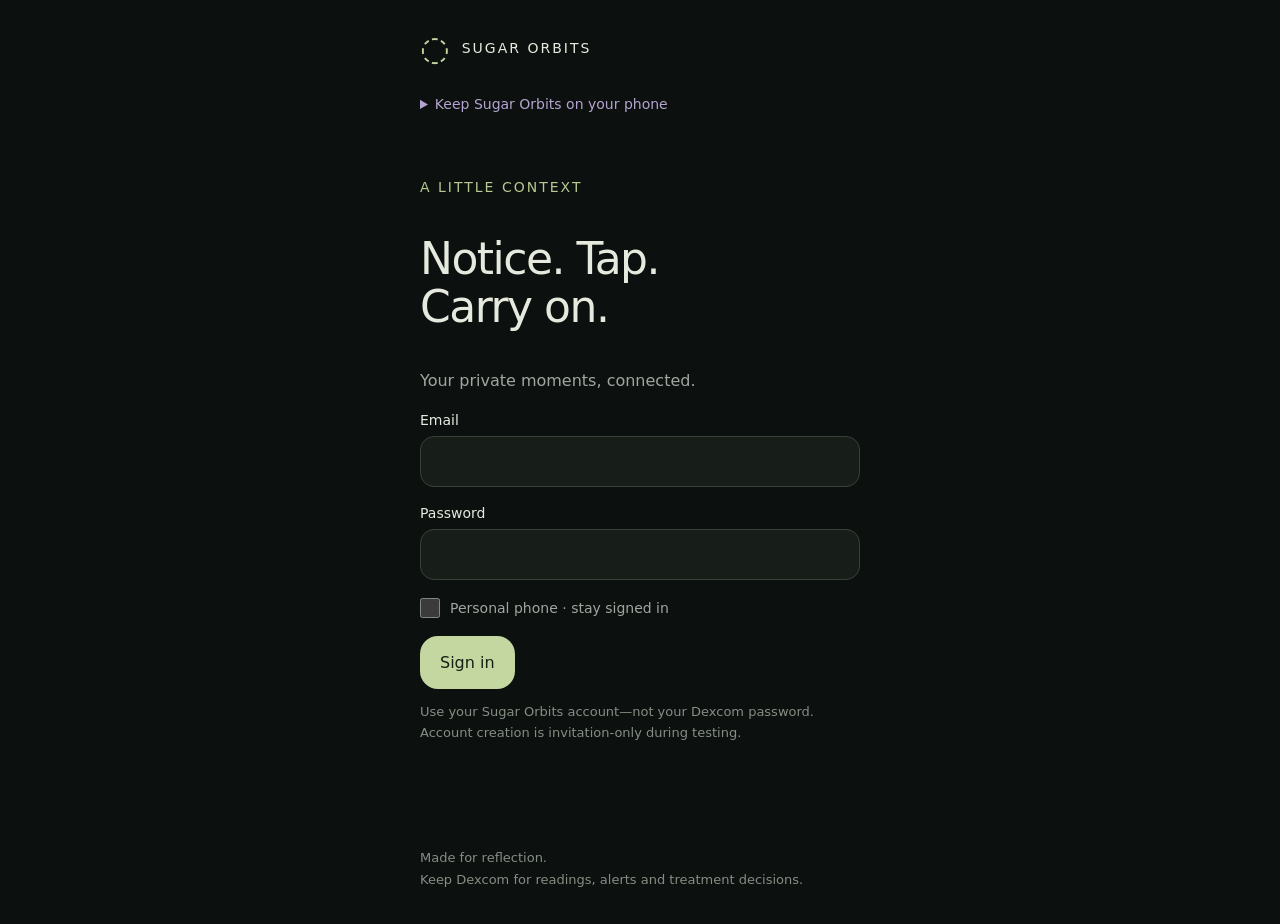
<file: cloud-phone/index.html>
<!doctype html>
<html lang="en">
<meta charset="utf-8">
<meta name="viewport" content="width=device-width,initial-scale=1,viewport-fit=cover">
<meta name="theme-color" content="#0c100f">
<meta name="apple-mobile-web-app-capable" content="yes">
<meta name="apple-mobile-web-app-title" content="Sugar Orbits">
<link rel="manifest" href="manifest.webmanifest">
<link rel="apple-touch-icon" href="app-icon-180.png">
<title>Sugar Orbits · Rhythm</title>
<link rel="stylesheet" href="style.css?v=20261120-food-choices-1">
<style>.food-line{display:flex;justify-content:space-between;align-items:flex-start;gap:16px;padding:14px 0;border-bottom:1px solid #2c372e;color:#b9c3b4}.food-line span{font-size:.875rem;line-height:1.4}.food-line strong{white-space:nowrap;font-size:.875rem;font-weight:500;color:#dbe7cc}.choice-label{margin:22px 0 10px;color:#d7e2cd}.food-choice{width:100%;display:grid;grid-template-columns:1fr auto;text-align:left;gap:4px 12px;margin:8px 0;padding:14px 16px;background:#18211b;color:#dce5d4;border:1px solid #394738}.food-choice strong{font-weight:500;color:#c4d7a0}.food-choice small{grid-column:1/-1;color:#8f9b8e}.food-choice[aria-pressed=true]{border-color:#b4a4d0;background:#292431}.food-choice[aria-pressed=true] strong{color:#e0d4f0}</style>
<style>.personal-device{display:flex;align-items:center;gap:10px;color:#9fa79f}.personal-device input{width:20px;height:20px;margin:0;flex:0 0 auto}.about{margin:28px 0}.about summary{color:#9fa79f}</style>
<script src="rhythm.js?v=20261119-tag-ready-1" defer></script><script src="orbit-draw.js?v=20261119-tag-ready-1" defer></script>
<script src="after-moment.js?v=20261119-tag-ready-1" defer></script>
<script src="focus-core.js?v=20261119-tag-ready-1" defer></script>
<script src="rhythm-calm.js?v=20261119-tag-ready-1" defer></script>
<script src="pwa.js?v=20261119-tag-ready-1" defer></script>
<script src="app.js?v=20261120-fix-flow-1" defer></script>
<main>
  <header><span class="mark">◌</span><span>SUGAR ORBITS</span></header>
  <details class="install-help"><summary>Keep Sugar Orbits on your phone</summary><p>Open this link in Safari, tap Share, then Add to Home Screen. Open the new icon to use app mode and enable reminders. Internet is required; health data is not cached for offline use.</p><p id="install-status" class="hint"></p></details>
  <section id="login">
    <p class="eyebrow">A LITTLE CONTEXT</p><h1>Notice. Tap.<br>Carry on.</h1>
    <p>Your private moments, connected.</p>
    <form id="login-form">
      <label>Email<input id="email" type="email" autocomplete="username" required></label>
      <label>Password<input id="password" type="password" autocomplete="current-password" required></label>
      <label class="personal-device"><input id="remember-device" type="checkbox">Personal phone · stay signed in</label>
      <button type="submit">Sign in</button>
    </form>
    <p class="hint">Use your Sugar Orbits account—not your Dexcom password. Account creation is invitation-only during testing.</p>
  </section>
  <section id="moments" hidden>
    <nav aria-label="Companion sections"><button data-tab="rhythm" aria-pressed="true">Rhythm</button><button data-tab="focus" aria-pressed="false">Coach</button><button data-tab="food" aria-pressed="false">Food Genie</button></nav>
    <div class="quick-head"><span>A moment of context</span><button id="quick-log-toggle" class="quiet" aria-expanded="true" aria-controls="quick-log">Hide quick log</button></div>
    <div id="quick-log"><div class="tags">
      <button data-kind="activity"><span>↗</span>Activity</button>
      <button data-kind="stress"><span>≈</span>Stress</button>
      <button data-kind="other"><span>＋</span>Other</button>
    </div>
    </div>
    <section id="panel-rhythm">
      <p class="eyebrow rhythm-eyebrow">YOUR RHYTHM</p><h1 class="rhythm-title" id="lens-title">Your rhythm.</h1>
      <p id="rhythm-period" class="hint">Seven completed days · Europe/Berlin</p>
      <div class="lens-switch" role="group" aria-label="Average period"><button id="calm-3" aria-pressed="false">3 days</button><button id="calm-7" aria-pressed="true">7 days</button></div>
      <div hidden><button id="lens-week"></button><button id="lens-patterns"></button><button id="lens-focus"></button></div>
      <div class="rhythm-orbit"><canvas id="rhythm-canvas" width="800" height="800" aria-label="Seven daily glucose rings"></canvas><div class="rhythm-centre"><strong id="rhythm-range">—</strong><span id="lens-centre-label">in range</span><small id="lens-centre-note">recorded samples</small></div></div>
      <p id="lens-summary" class="hint lens-summary">Your recorded days will appear here.</p>
      <button id="calm-reset" class="quiet" hidden>Back to daily average</button>
      <div id="calm-items" class="calm-items"></div><p id="calm-empty" class="hint" hidden></p>
      <article id="calm-selection" class="card" hidden><h2 id="calm-observation"></h2><p id="calm-numbers"></p><button id="calm-coach">Review with coach</button><details><summary>About this observation</summary><p id="calm-method" class="hint"></p></details></article>
      <details class="calm-guides"><summary>Reading the orbit</summary><p class="hint">Neutral is the average glucose curve. Orange is above 10; blue is below 3.9 mmol/L. Purple circles mark the range. The average can hide individual highs and lows.</p></details>
      <div id="lens-day-controls"><label for="lens-day" id="lens-day-label">All seven days · oldest inside, newest outside</label><input id="lens-day" type="range" min="0" max="7" step="1" value="0" aria-label="Day dial: zero is all days, one is oldest, seven is newest"><button id="lens-all-days" class="quiet">All days</button></div>
      <div id="lens-options" class="pattern-options" hidden></div>
      <article id="lens-choice" class="card" hidden><p class="eyebrow">A POSSIBILITY, NOT A VERDICT</p><h2 id="lens-observation"></h2><p>Does anything about this time feel familiar?</p><p id="lens-context-tags" class="hint"></p><details><summary>What is behind this suggestion?</summary><p id="lens-evidence" class="hint"></p></details>
        <div class="lens-decisions"><button id="lens-explore">Explore this</button><button id="lens-watch" class="secondary">Just keep watching</button><button id="lens-dismiss" class="quiet">Not relevant</button></div><p id="lens-existing" class="hint" hidden>You already have a focus. You can explore this evidence without replacing it; finish your current thread in Coach before choosing another.</p>
        <form id="lens-experiment" hidden><label for="lens-intent">What would you like to try—or simply pay attention to?</label><input id="lens-intent" required maxlength="160" placeholder="My idea, in my own words"><p class="hint">You choose the experiment. No automatic AI request or reminder. Saving uses your connected cloud focus, or explicitly labelled device-only mode.</p><button type="submit">Make this my focus</button></form>
      </article>
      <p id="lens-response" class="hint" role="status" aria-live="polite"></p>
      <article id="lens-focus-card" class="focus-card" hidden><span class="eyebrow">YOUR CHOSEN THREAD</span><strong id="lens-focus-title"></strong><p id="lens-focus-copy"></p><p id="lens-focus-progress" class="hint"></p><button id="lens-coach">Open my coach & check-in</button></article>
      <section id="lens-trace-wrap" hidden><h2 id="lens-trace-title"></h2><canvas id="lens-trace" height="200" role="img" aria-label="Daily readings behind this window"></canvas><p class="hint">Actual daily paths, not an average. Purple is 3.9–10 mmol/L. Gaps over 10 minutes stay open. Clock labels use Europe/Berlin; repeated daylight-saving hours may overlap.</p></section>
      <button id="lens-show-all" class="quiet">Show all pattern suggestions</button>
      <p id="rhythm-coverage" class="hint" role="status">Loading your recorded rhythm…</p>
      <p class="hint">Week: one ring per day, colour only where readings cross range. Patterns: grey daily rings with recurring-window markers. My focus: weekly mean with preceding-week comparison and 3.9 / 10 guides. Missing sections are never filled in.</p>
      <details class="tap-explorer"><summary>Explore individual taps</summary><article class="after-moment card" aria-labelledby="after-title">
        <p class="eyebrow">YOUR TAPS · A CLOSER LOOK</p><h2 id="after-title">After a moment.</h2>
        <div id="after-filters" class="trace-controls" role="group" aria-label="Filter moments"></div>
        <label>Choose a moment<select id="after-event"></select></label>
        <div id="after-durations" class="trace-controls" role="group" aria-label="Hours after the moment"></div>
        <p id="after-caption" class="hint"></p>
        <canvas id="after-canvas" height="250" role="img" aria-label="Glucose readings after the selected moment"></canvas>
        <p id="after-status" class="hint" role="status" aria-live="polite">Log a moment to explore what follows.</p>
        <button id="after-refresh" class="quiet">Refresh this window</button>
        <p class="hint">Actual readings, not an average. Purple marks 3.9–10 mmol/L. Gaps over 10 minutes break the line. Times use this phone’s time zone. After this moment—not necessarily because of it.</p>
      </article>
      </details><button id="home-focus" class="focus-card"><span class="eyebrow">MY FOCUS</span><strong id="home-focus-title">What would you like to notice?</strong><span id="home-focus-description">Choose one period or explore tagged activity.</span></button>
      <p class="association-note">Describe an association. Not a conclusion.</p>
      <details class="connection-details"><summary>Dexcom connection & refresh</summary>
      <div class="card" id="dexcom-card"><p class="eyebrow">DEXCOM CONNECTION TEST</p>
        <p id="dexcom-status" role="status">Sign in to check stored readings.</p>
        <strong id="dexcom-value">—</strong><span id="dexcom-unit" hidden> mmol/L · latest stored reading</span>
        <p id="dexcom-time"></p><p id="dexcom-sync-time" class="hint"></p>
        <button id="dexcom-sync">Fetch Dexcom data</button><button id="dexcom-refresh" class="quiet">Refresh status</button>
        <p class="hint">Fetch requests up to 24 hours from Share. Refresh only reads the cloud copy. No readings are sent to AI. Collection continues with the app closed only if your scheduled collector is working; Pi pairing is separate.</p>
      </div>
      </details>
    </section>
    <section id="panel-focus" hidden>
      <p id="calm-coach-context" class="hint" hidden></p>
      <p id="cloud-focus-status" class="hint" role="status"></p><button id="refresh-focus" class="quiet">Refresh cloud focus</button><button id="move-local-focus" class="quiet" hidden>Start a new cloud week from my device-only plan</button>
      <p class="eyebrow">ONE SMALL FOCUS</p><h1 class="rhythm-title">Keep one thread.</h1><p>Notice what happens together. You choose what to explore.</p>
      <p id="focus-observation" class="hint">No pattern conclusions are generated without enough covered days.</p>
      <article class="card" id="coach-card"><p class="eyebrow">A QUIET SECOND LOOK</p><p>Let the coach find the clearest repeating rhythm. You decide whether it matters.</p>
        <p id="coach-active-note" class="hint" hidden>Your focus is underway. Check in below, ask the coach for an observation idea, or review progress. Finish or save a reflection before choosing another focus.</p>
        <div id="coach-new-options"><button id="coach-find">Show what stands out</button><p class="hint">Calculated summaries only—raw readings, timestamps and notes stay out of AI.</p></div>
        <p id="coach-status" role="status" aria-live="polite"></p><div id="coach-suggestions"></div>
        <button id="coach-manual" class="secondary" hidden>Choose a focus myself</button>
      </article>
      <p id="selected-focus-note" class="hint" hidden></p>
      <form id="focus-plan" class="card">
        <h2>Your choice, your experiment.</h2><p class="hint">Pick an AI suggestion above, or choose a period yourself below.</p>
        <label>What are you curious about?<select id="focus-kind"><option value="high">Periods above range</option><option value="low">Periods below range</option><option value="activity">After activity</option><option value="stress">After stress</option></select></label>
        <label id="focus-window-label">Time of day<select id="focus-window"><option value="0">00:00–03:00</option><option value="180">03:00–06:00</option><option value="360">06:00–09:00</option><option value="540">09:00–12:00</option><option value="720">12:00–15:00</option><option value="900">15:00–18:00</option><option value="1080">18:00–21:00</option><option value="1260">21:00–24:00</option></select></label>
        <label>What will you try or simply observe?<input id="focus-habit" maxlength="160" required placeholder="e.g. Tag my gym visits and notice the pattern"></label>
        <div id="habit-ideas" class="trace-controls" role="group" aria-label="Low effort observation ideas"><button type="button" data-experiment="tag">Tag context</button><button type="button" data-experiment="routine">Notice routines</button><button type="button" data-experiment="team">Ask my team</button></div>
        <p class="hint">One small focus for seven days.</p><button type="submit">Start my seven days</button>
      </form>
      <div id="focus-thread" hidden><article class="card"><p class="eyebrow" id="focus-stage"></p><h2 id="focus-title"></h2><p id="focus-habit-copy"></p><p id="focus-review-date" class="hint"></p>
        <p class="eyebrow">A SMALL CHECK-IN</p><p id="focus-prompt">How did your chosen experiment fit today?</p><div class="checkin-actions"><button data-checkin="tried">Tried it</button><button data-checkin="not-today" class="secondary">Not today</button><button data-checkin="skip" class="quiet">Skip</button></div><p id="focus-checkin-status" class="hint" role="status"></p>
        <details><summary>Add a thought</summary><label>Optional reflection<input id="focus-note" maxlength="240" placeholder="Anything you noticed, without needing a perfect record"></label><button id="save-focus-note" class="quiet">Save thought</button></details>
      </article><article class="card"><h2>What is being observed?</h2><p id="focus-progress"></p><p id="focus-comparison" class="hint"></p><p id="focus-tags" class="hint"></p><button id="focus-review" class="quiet">Update progress</button><p class="hint">Associations only. Tags do not establish causes; fewer highs are not presented as a win without also showing lows and coverage.</p></article>
      <article class="card"><h2>A little help choosing your next step.</h2><button id="focus-ask">Check in with coach</button><p class="hint">The coach sees summaries and check-in counts—not your notes or raw readings.</p><p id="focus-ai-answer" role="status"></p><div id="focus-ai-ideas"></div></article>
      <article id="focus-reflection" class="card" hidden><h2 id="focus-outcome-title">What would you like to keep?</h2><p class="hint">Even a clearer improvement is not proof of a cause or a permanent resolution. What do you think worked well?</p><label>One thing worth remembering<input id="focus-worked" maxlength="240" placeholder="Something that felt practical for me"></label><button id="keep-focus">Save what helped</button></article>
      <button id="finish-focus" class="quiet">Finish this focus</button></div>
      <article class="card"><h2>Reminders that fit the moment.</h2><p class="hint">Focus reminders follow the chosen window in Europe/Berlin, including daylight-saving changes. Activity focuses use the clock time below. Nothing is enabled automatically.</p>
        <button id="push-enable">Enable notifications on this phone</button><button id="push-disable" class="quiet">Disable notifications on this phone</button><p id="push-status" class="hint" role="status"></p>
        <div id="active-reminder-controls" hidden>
        <label class="consent"><input id="reminder-enabled" type="checkbox">Remind me for the active focus</label>
        <label>When?<select id="reminder-lead"><option value="15">15 minutes before</option><option value="0">At the start</option><option value="30">30 minutes before</option></select></label>
        <label>For activity / stress focuses<input id="reminder-time" type="time" value="18:00"></label>
        <div class="reminder-times"><label>Quiet from<input id="quiet-start" type="time" value="22:00"></label><label>Until<input id="quiet-end" type="time" value="08:00"></label></div>
        <button id="save-reminder" class="quiet">Save active focus reminder</button><p class="hint">Quiet hours skip a reminder rather than moving it to an unrelated time. Equal quiet times turn quiet hours off. Delivery is best-effort, never a glucose alarm.</p>
        </div>
      </article>
      <section id="kept-focuses"><h2>Keep what helped.</h2><p class="hint">Reflections you choose to keep appear here. Optional weekly reminders can maintain the habit even while you explore another focus. Each plan expires 28 days after it began.</p><div id="kept-list"></div></section>
    </section>
    <section id="panel-food" hidden>
      <h2>A second look at your plate.</h2><p>Scan it. Say it. Or tap a staple.</p>
      <div class="food-actions"><button id="scan-now">◎ Scan now</button><button id="text-food" class="secondary">Type or dictate</button></div>
      <div class="staples-head"><h3>Your staples</h3><button id="manage-staples" class="quiet">Edit</button></div><div id="staples" class="staples"></div>
      <p class="hint">Favourites save food names and usual portions on this device, separately per account—not carb estimates. They do not sync yet.</p>
      <details><summary class="quiet">Or choose an existing photo</summary><input id="photo" type="file" accept="image/*" capture="environment"></details>
      <img id="photo-preview" alt="Your selected meal" hidden>
      <p class="hint">A resized photo is analyzed only when you tap Identify. Sugar Orbits does not save it.</p>
      <button id="identify" disabled hidden>Identify food with AI</button>
      <div id="food-confirm" hidden>
        <label>What are you eating?<textarea id="foods" maxlength="500" rows="3" placeholder="e.g. dark bread with peanut butter"></textarea></label>
        <label>How much will you eat?<input id="portion" maxlength="300" placeholder="e.g. 150 g cooked rice and half the tofu"></label>
        <p class="hint">Prefer speaking? Tap the microphone on your iPhone keyboard. Include cooked or dry weight where relevant.</p>
        <button id="estimate">Confirm foods & estimate carbs</button>
        <button id="save-staple" class="quiet">☆ Save as a staple</button>
      </div>
      <div id="food-result" class="card" aria-live="polite" hidden><p class="eyebrow">ROUGH CARBOHYDRATE ESTIMATE</p><strong id="carbs"></strong><p id="food-question"></p><div id="food-breakdown"></div><div id="food-alternatives" hidden><p class="choice-label">Which looks closest?</p><div id="food-choice-buttons"></div></div><ul id="assumptions"></ul><p class="hint">Rough estimate—check ingredients and portion.</p></div>
      <button id="clear-photo" class="quiet">Clear photo & draft</button>
    </section>
    <button id="logout" class="quiet">Sign out</button>
    <details class="about"><summary>About & privacy</summary><p class="hint">Sugar Orbits keeps up to 20 context taps and five focus plans for up to 28 days. Food photos are not stored. AI features use calculated summaries or the photo and food details you deliberately submit. Dexcom remains the source for readings and alerts.</p></details>
  </section>
  <p id="status" role="status" aria-live="polite"></p>
  <div id="toast" role="status" aria-live="polite" hidden><span id="toast-label"></span><button id="undo" class="quiet">Undo</button></div>
  <footer>Made for reflection.<br>Keep Dexcom for readings, alerts and treatment decisions.</footer>
</main>
<dialog id="camera-dialog" aria-labelledby="camera-title"><h2 id="camera-title">Frame your meal</h2><p>Capture first. Nothing is sent automatically.</p><video id="camera" autoplay playsinline muted></video><p id="camera-status" role="status"></p><div class="food-actions"><button id="shutter" disabled>Capture</button><button id="camera-cancel" class="quiet">Cancel</button></div></dialog>
</html>
</file>
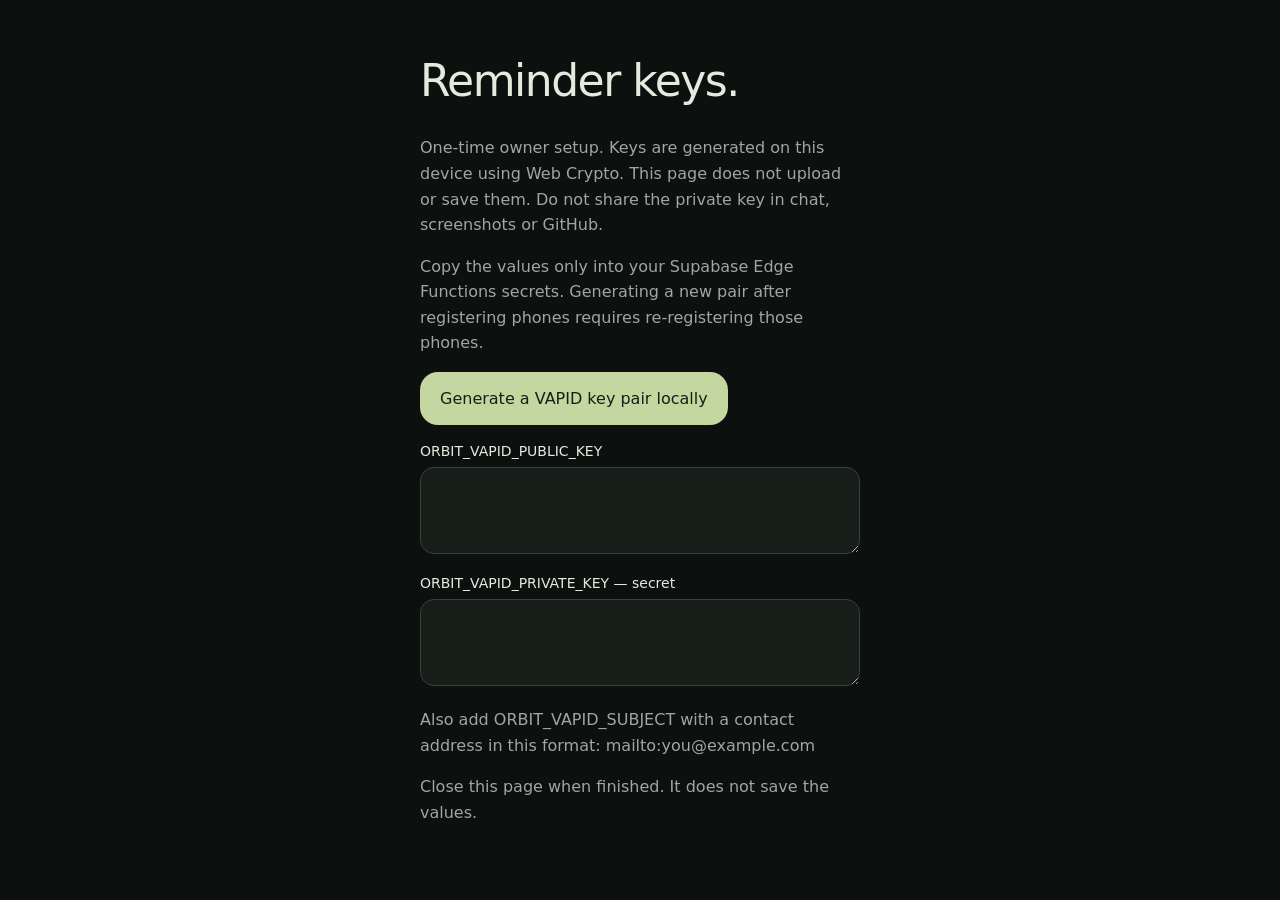
<file: cloud-phone/push-setup.html>
<!doctype html><html lang="en"><meta charset="utf-8"><meta name="viewport" content="width=device-width,initial-scale=1"><title>Sugar Orbits · local push key generator</title><link rel="stylesheet" href="style.css"><main><h1>Reminder keys.</h1><p>One-time owner setup. Keys are generated on this device using Web Crypto. This page does not upload or save them. Do not share the private key in chat, screenshots or GitHub.</p><p>Copy the values only into your Supabase Edge Functions secrets. Generating a new pair after registering phones requires re-registering those phones.</p><button id="generate">Generate a VAPID key pair locally</button><label>ORBIT_VAPID_PUBLIC_KEY<textarea id="public" readonly rows="3"></textarea></label><label>ORBIT_VAPID_PRIVATE_KEY — secret<textarea id="private" readonly rows="3"></textarea></label><p id="result" role="status"></p><p>Also add ORBIT_VAPID_SUBJECT with a contact address in this format: mailto:you@example.com</p><p>Close this page when finished. It does not save the values.</p></main><script>
document.getElementById('generate').onclick=async()=>{
 const result=document.getElementById('result');
 try{const pair=await crypto.subtle.generateKey({name:'ECDSA',namedCurve:'P-256'},true,['sign','verify']),jwk=await crypto.subtle.exportKey('jwk',pair.privateKey),raw=new Uint8Array(await crypto.subtle.exportKey('raw',pair.publicKey));
  const encode=bytes=>btoa(String.fromCharCode(...bytes)).replace(/\+/g,'-').replace(/\//g,'_').replace(/=+$/,'');
  document.getElementById('public').value=encode(raw);document.getElementById('private').value=jwk.d;result.textContent='Generated locally. Copy to Supabase Secrets now; nothing was uploaded.';
 }catch{result.textContent='Key generation failed. Open this page over HTTPS in a current browser.';}
};
</script></html>
</file>
<file: cloud-phone/style.css>
:root{color-scheme:dark;font-family:system-ui,-apple-system,sans-serif;background:#0c100f;color:#e6eade}*{box-sizing:border-box}body{margin:0}main{max-width:480px;margin:auto;padding:calc(env(safe-area-inset-top) + 28px) 24px 32px}header{display:flex;align-items:center;gap:10px;font-size:12px;letter-spacing:2px}.mark{font-size:34px;color:#c4d7a0}.eyebrow{margin-top:52px;letter-spacing:2px;font-size:10px;color:#b7c992}h1{font-weight:400;font-size:44px;line-height:1.1;letter-spacing:-1.5px}p{color:#9fa79f;line-height:1.6}label{display:block;font-size:13px;margin:18px 0}input{display:block;width:100%;margin-top:8px;padding:15px;font:inherit;background:#171d19;border:1px solid #394236;border-radius:14px;color:#fff}button{font:inherit;cursor:pointer;border:0;border-radius:18px;background:#c4d7a0;color:#142014;padding:17px 20px;min-height:48px}button:disabled{opacity:.45;cursor:wait}button:focus-visible,input:focus-visible{outline:2px solid #b4a4d0;outline-offset:4px}.tags{display:grid;grid-template-columns:repeat(3,1fr);gap:10px;margin:30px 0 46px}.tags button{background:#19221c;color:#e0e7d8;min-height:120px;padding:14px 5px}.tags span{display:block;font-size:32px;color:#c4d7a0;margin-bottom:14px}h2{font-size:17px;font-weight:400}ul{padding:0;list-style:none}li{display:flex;justify-content:space-between;align-items:center;gap:12px;padding:14px 0;border-bottom:1px solid #263027}time{display:block;font-size:12px;color:#969f93;margin-top:5px}.quiet{background:transparent;color:#bbc9ac;font-size:13px;padding:12px}.hint,footer{font-size:12px;color:#858e83}footer{margin-top:60px;line-height:1.7}#status{min-height:28px;color:#c4d7a0}[hidden]{display:none!important}
:root{--purple:#b4a4d0}nav{display:flex;gap:5px;background:#171d19;border-radius:20px;padding:5px;margin:24px 0}nav button{flex:1;background:transparent;color:#9fa79f;padding:12px 5px;font-size:13px}nav button[aria-pressed=true]{background:#c4d7a0;color:#142014}.card{padding:20px;border:1px solid #303b31;border-radius:22px;margin:24px 0}.card .eyebrow{margin-top:0}textarea{width:100%;margin-top:8px;padding:14px;font:inherit;border-radius:14px;background:#171d19;border:1px solid #394236;color:#fff}#photo{max-width:100%;margin-bottom:16px}#photo-preview{width:100%;max-height:300px;object-fit:contain;border-radius:20px;margin-top:14px}.photo-label{padding:20px;border:1px dashed #637258;border-radius:20px}.consent{display:flex;align-items:flex-start;gap:12px;line-height:1.5;color:#aab3a4}.consent input{width:20px;min-width:20px;height:20px;margin:0}#carbs{font-size:36px;font-weight:400;color:#c4d7a0}#toast{position:fixed;bottom:calc(22px + env(safe-area-inset-bottom));left:50%;transform:translateX(-50%);width:min(90%,430px);display:flex;align-items:center;justify-content:space-between;padding:9px 20px;border:1px solid #586748;border-radius:22px;background:#233024;box-shadow:0 10px 30px #0008;animation:toast-in .2s ease-out}@keyframes toast-in{from{opacity:0;translate:0 8px}to{opacity:1;translate:0 0}}#toast.fading{opacity:0;transition:opacity .4s}#assumptions{list-style:disc;padding-left:20px}#assumptions li{display:list-item;font-size:13px;color:#a5afa0}
.food-actions{display:flex;gap:12px;margin:20px 0}.food-actions button{flex:1}.secondary{background:#222d23;color:#d4dfc9}.staples-head{display:flex;align-items:center;justify-content:space-between;margin-top:30px}.staples-head h3{font-size:14px;font-weight:400}.staples{display:flex;flex-wrap:wrap;gap:9px}.staple{display:flex;max-width:100%;align-items:center;border:1px solid #394738;border-radius:18px;overflow:hidden}.staple button{background:transparent;color:#d4dfc9;padding:12px 15px;max-width:100%;overflow-wrap:anywhere}.staple .remove-staple{color:#c6a9b1;border-left:1px solid #394738}#camera-dialog{width:min(94vw,460px);padding:22px;border-radius:26px;border:1px solid #4a5841;background:#101811;color:#e6eade}#camera-dialog::backdrop{background:#000c}#camera{width:100%;max-height:55vh;object-fit:cover;border-radius:18px;background:#000}#camera-status{font-size:13px}summary{cursor:pointer}#identify{margin-top:15px}
#dexcom-value{font-size:2rem;font-weight:400;color:#c4d7a0}#dexcom-time,#dexcom-status{font-size:1rem}#dexcom-unit{font-size:.875rem;color:#aeb7a8}
/* Phone fit: keep fields legible at normal zoom; never disable pinch zoom. */
html{-webkit-text-size-adjust:100%;text-size-adjust:100%}
body{min-width:0}
main{width:100%;padding-left:max(20px,env(safe-area-inset-left));padding-right:max(20px,env(safe-area-inset-right))}
main,section,form,nav,.card,.food-actions,.staples,.staple{min-width:0}
input,textarea,select{font-size:16px;min-width:0;max-width:100%}
label{font-size:14px}
button{max-width:100%;overflow-wrap:anywhere}
nav button,.food-actions button{min-width:0}
.tags{grid-template-columns:repeat(3,minmax(0,1fr))}
h1{font-size:clamp(2rem,10vw,2.75rem)}
p,#status,#dexcom-time,#dexcom-sync-time{overflow-wrap:anywhere}
#camera-dialog{max-width:calc(100% - 24px);max-height:calc(100dvh - 32px);overflow-y:auto}
@media(max-width:360px){main{padding-left:max(16px,env(safe-area-inset-left));padding-right:max(16px,env(safe-area-inset-right))}.card{padding:16px}.food-actions{gap:8px}.food-actions button{padding:15px 10px}}
.quick-head{display:flex;align-items:center;justify-content:space-between;gap:8px;color:#a9b6a1;font-size:.875rem}.quick-head .quiet{font-size:.875rem}.tags{margin:8px 0 22px}.tags button{min-height:92px}.tags span{font-size:26px;margin-bottom:7px}.rhythm-eyebrow{margin-top:26px;font-size:.875rem}.rhythm-title{font-size:clamp(1.8rem,8vw,2.5rem);margin:12px 0}.rhythm-orbit{position:relative;width:100%;aspect-ratio:1;margin:0 auto}.rhythm-orbit canvas{display:block;width:100%;height:100%}.rhythm-centre{position:absolute;inset:36% 29%;display:flex;align-items:center;justify-content:center;flex-direction:column;pointer-events:none;text-align:center}.rhythm-centre strong{font-size:clamp(1.6rem,8vw,2.5rem);font-weight:400;line-height:1.1}.rhythm-centre span{font-size:.875rem;color:#bac6af;margin-top:8px}.rhythm-centre small{font-size:.75rem;color:#a3ad9b}.rhythm-legend{display:flex;flex-wrap:wrap;justify-content:center;gap:8px 16px;font-size:.75rem;color:#a3ad9b}.rhythm-legend span+span{color:#b5a2d5}.focus-card{display:flex;flex-direction:column;gap:12px;align-items:flex-start;text-align:left;width:100%;margin:26px 0 18px;padding:24px;background:#1b281e;color:#e0e8d7;border:1px solid #526747}.focus-card .eyebrow{margin:0;font-size:.875rem;color:#b8cd98}.focus-card strong{font-size:1.2rem;font-weight:400}.focus-card span:last-child{font-size:.875rem;line-height:1.5;color:#b6c2ae}.association-note{font-size:.875rem;text-align:center;color:#b5a2d5;margin:22px 0}.connection-details{margin-top:32px}.connection-details summary,details summary{font-size:.875rem;color:#b7c5ac;padding:12px 0}.checkin-actions{display:flex;flex-wrap:wrap;gap:8px}.checkin-actions button{flex:1;padding:14px 9px;min-width:74px}select{display:block;width:100%;padding:15px 38px 15px 15px;background:#171d19;color:#e6eade;border:1px solid #394236;border-radius:14px;margin-top:8px;appearance:none;background-image:linear-gradient(45deg,transparent 50%,#a9b99c 50%),linear-gradient(135deg,#a9b99c 50%,transparent 50%);background-position:calc(100% - 20px) 22px,calc(100% - 15px) 22px;background-size:5px 5px;background-repeat:no-repeat}label,.quiet,nav button{font-size:.875rem}.eyebrow{font-size:.875rem}.hint,footer{font-size:.8125rem}header{font-size:.875rem}.staples-head h3{font-size:1rem}
.coach-choice{padding:20px 0;border-top:1px solid #3b4938}.coach-choice h3{font-size:1.1rem;font-weight:400;color:#dbe6d0}.coach-choice button{width:100%}#coach-status{font-size:.875rem;line-height:1.6;color:#c4d7a0}#selected-focus-note{padding:16px;border-left:2px solid #b5a2d5;background:#181e19}
.after-moment{padding:20px 14px}.after-moment h2{font-size:1.5rem;margin:12px 0 20px}.trace-controls{display:flex;flex-wrap:wrap;gap:6px;margin:12px 0}.trace-controls button{flex:1;padding:12px 8px;font-size:.875rem;background:#1c251f;color:#aebba6;border:1px solid transparent}.trace-controls button[aria-pressed=true]{color:#e4daf3;border-color:#8c78ab;background:#2a2534}#after-canvas{display:block;width:100%;height:250px}#after-status{min-height:42px}#after-caption{font-size:.875rem;color:#c1cbb9}
.install-help{margin-top:16px}.install-help summary{font-size:.875rem;color:#b4a4d0}.install-help p{font-size:.875rem}.reminder-times{display:grid;grid-template-columns:repeat(2,minmax(0,1fr));gap:12px}#focus-ai-answer{color:#d6cae8}#kept-list h3{font-size:1.1rem;font-weight:400}#push-enable,#push-disable{margin:6px 0}#cloud-focus-status{padding:14px;border-left:2px solid #b4a4d0;background:#191b20}#focus-reflection{border-color:#716284}
.lens-switch{display:flex;gap:5px;padding:5px;background:#171d19;border-radius:22px}.lens-switch button{flex:1;padding:13px 8px;background:transparent;color:#a9b59f;font-size:.875rem}.lens-switch button[aria-pressed=true]{background:#302939;color:#e3d7f3}.lens-summary{text-align:center;min-height:42px}#lens-day{padding:0;margin:16px 0;accent-color:#b4a4d0;min-height:44px}#lens-day-controls{text-align:center}#lens-day-label{font-size:.875rem;color:#b9c6ae}.pattern-options{display:flex;gap:8px;flex-wrap:wrap;margin:18px 0}.pattern-chip{padding:12px;font-size:.875rem;background:#1c251f;color:#bdc9b5;border:1px solid #354231}.pattern-chip.high[aria-pressed=true]{border-color:#f3894b;color:#f7b58b;background:#302119}.pattern-chip.low[aria-pressed=true]{border-color:#758fff;color:#b0bfff;background:#1d2439}.lens-decisions{display:flex;flex-wrap:wrap;gap:8px}.lens-decisions button{padding:14px 12px;font-size:.875rem}#lens-choice h2{font-size:1.25rem;line-height:1.5}#lens-experiment{margin-top:24px;border-top:1px solid #3b4938;padding-top:10px}#lens-trace{display:block;width:100%;height:200px}#lens-trace-wrap h2{font-size:1rem}#lens-focus-card p{margin:0}#lens-focus-card button{width:100%}#rhythm-canvas{touch-action:pan-y}#lens-show-all{display:block;margin:auto}.rhythm-centre{inset:36% 27%}.rhythm-centre small{line-height:1.5}
/* Retire the interactive seven-ring prototype without touching Coach state. */
#lens-day-controls,#lens-options,#lens-choice,#lens-response,#lens-focus-card,#lens-trace-wrap,#lens-show-all,#rhythm-coverage+p{display:none!important}.calm-items{display:grid;gap:9px;margin:22px 0}.calm-pattern{background:#19221d;border:1px solid #354033;color:#dce5d4;text-align:left;display:flex;justify-content:space-between;align-items:center;gap:12px;padding:16px}.calm-pattern strong{font-size:1rem;font-weight:400}.calm-pattern span{font-size:.875rem;color:#aab79f}.calm-pattern[aria-pressed=true]{border-color:#a18abb;background:#25212c}.calm-guides summary,.tap-explorer summary{font-size:.875rem}#calm-reset{display:block;margin:auto}#calm-selection h2{font-size:1.15rem;line-height:1.5}.association-note{display:none}
</file>
